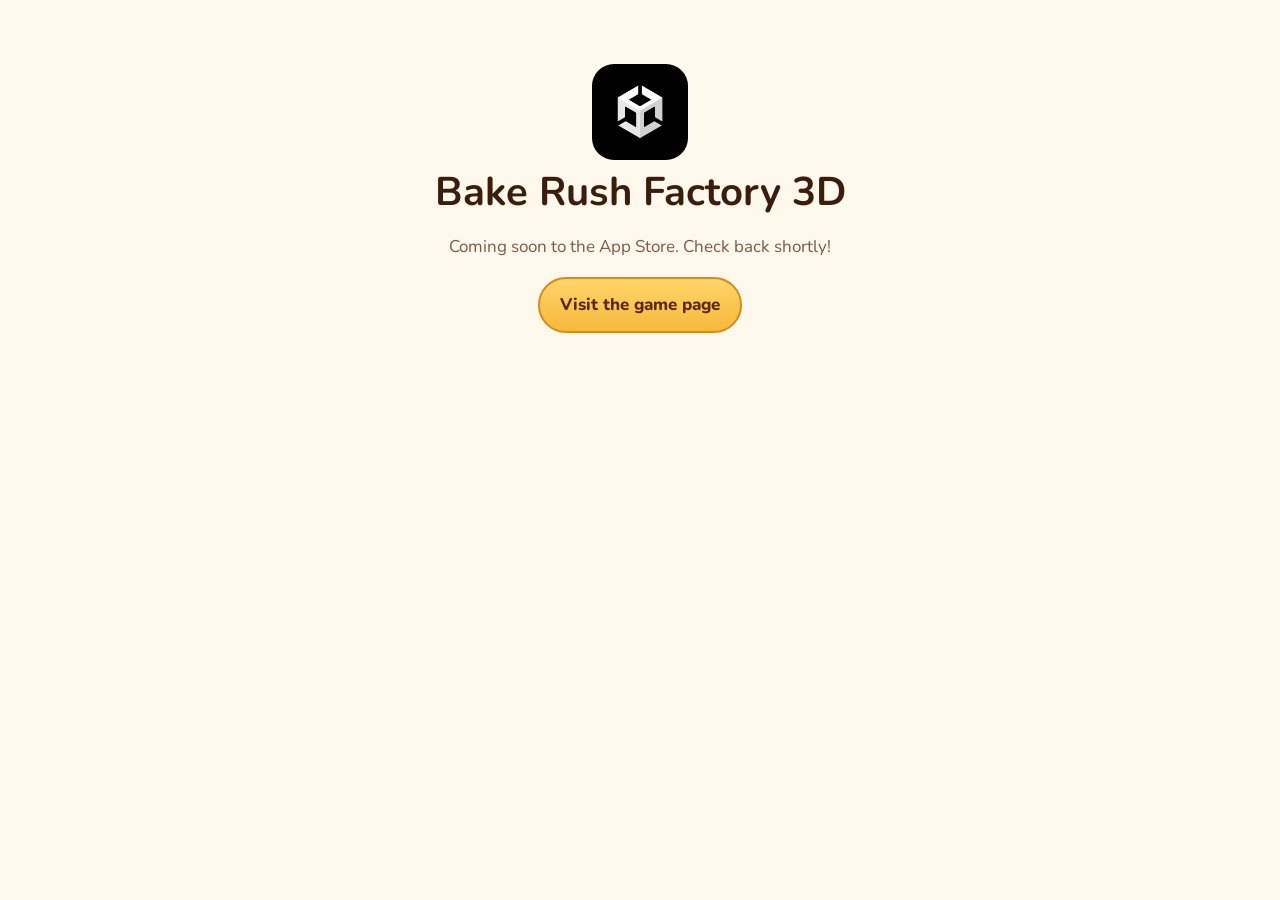
<file: download/index.html>
<!doctype html>
<html lang="en">
<head>
<meta charset="utf-8">
<meta name="viewport" content="width=device-width, initial-scale=1">
<title>Get Bake Rush Factory 3D</title>
<meta name="description" content="Download Bake Rush Factory 3D on the App Store.">
<link rel="icon" href="../assets/app-icon.png">
<link rel="apple-touch-icon" href="../assets/app-icon.png">
<link rel="preconnect" href="https://fonts.googleapis.com">
<link href="https://fonts.googleapis.com/css2?family=Nunito:wght@400;700;800&display=swap" rel="stylesheet">
<link rel="stylesheet" href="../assets/site.css">
<script src="../assets/store.js"></script>
<script>if (window.APP_STORE_URL) location.replace(window.APP_STORE_URL);</script>
</head>
<body>
<main class="wrap" style="text-align:center;padding-top:64px">
  <img src="../assets/app-icon.png" alt="Bake Rush Factory 3D app icon" width="96" height="96" style="border-radius:22px">
  <h1>Bake Rush Factory 3D</h1>
  <p id="status" class="muted">Opening the App Store…</p>
  <p><a class="button" id="go" href="../">Visit the game page</a></p>
</main>
<script>
  if (!window.APP_STORE_URL) {
    document.getElementById("status").textContent = "Coming soon to the App Store. Check back shortly!";
  } else {
    document.getElementById("go").href = window.APP_STORE_URL;
    document.getElementById("go").textContent = "Open in the App Store";
  }
</script>
</body>
</html>
</file>
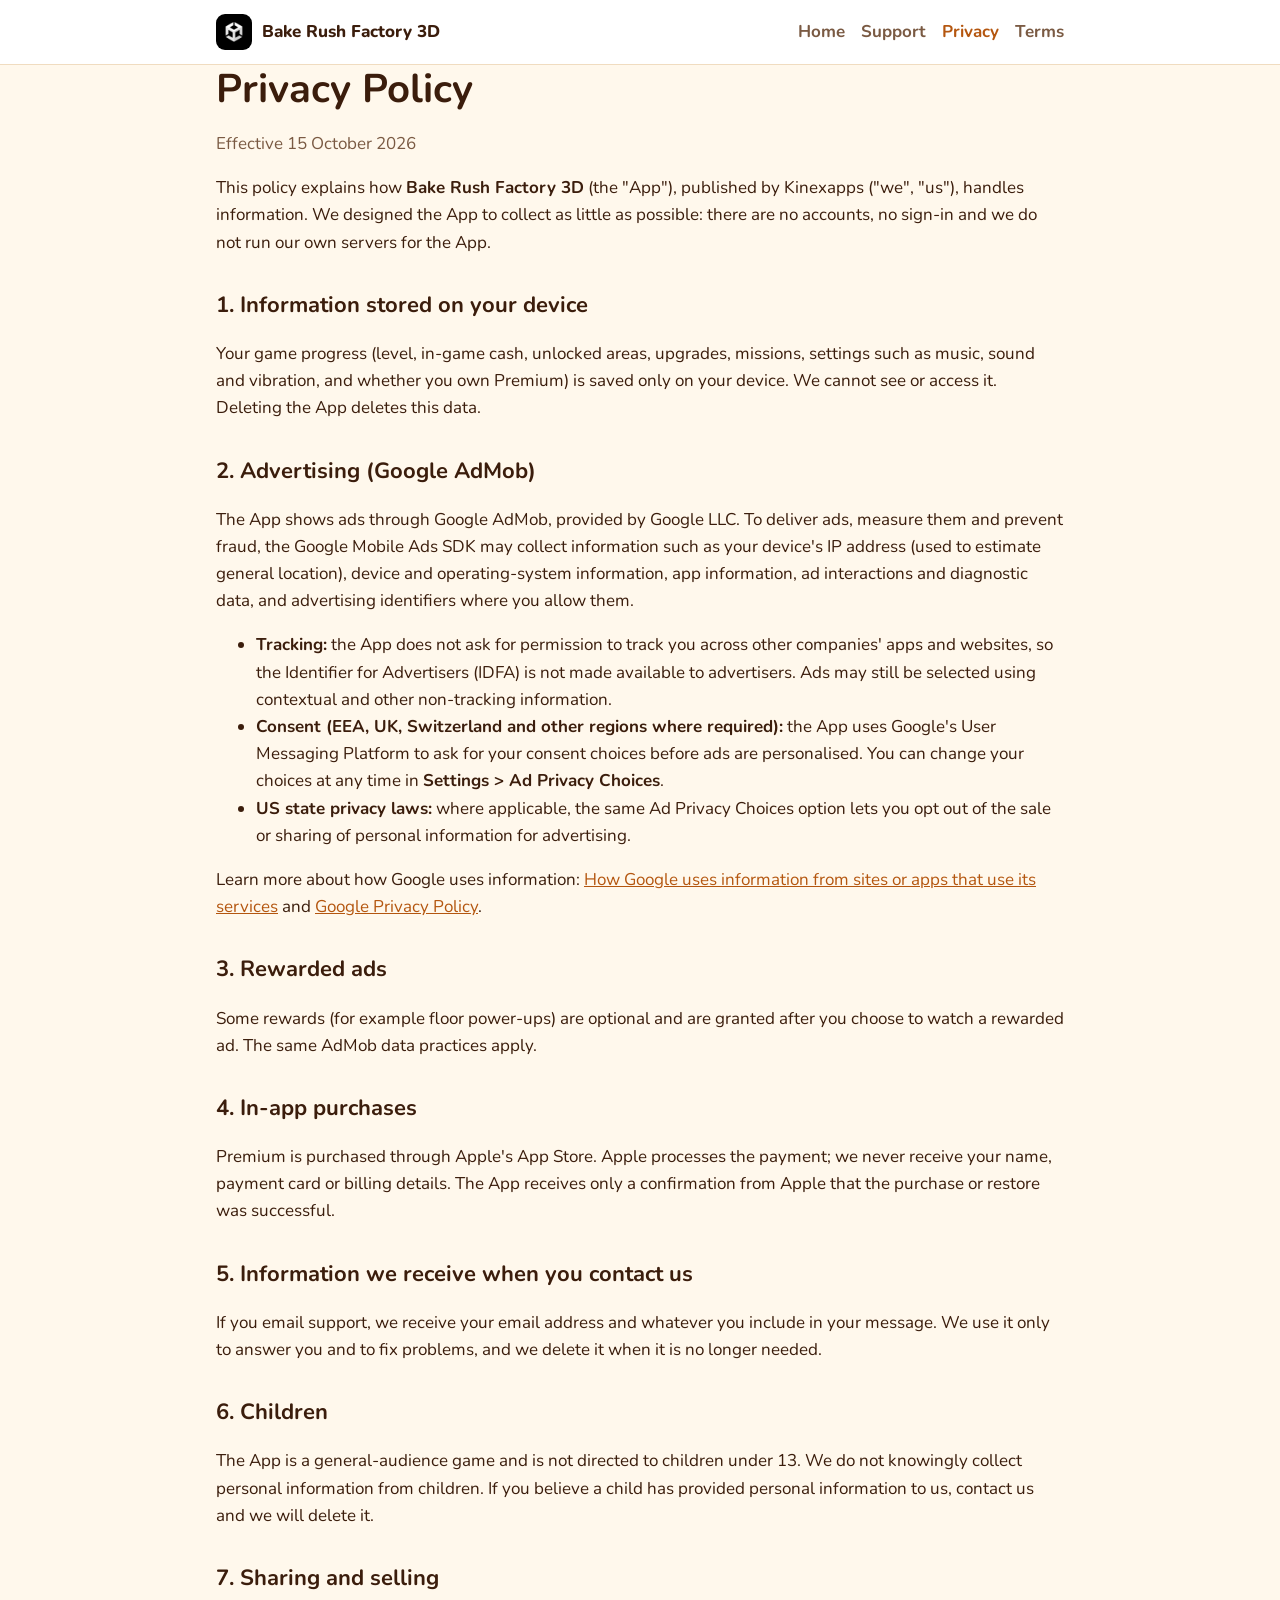
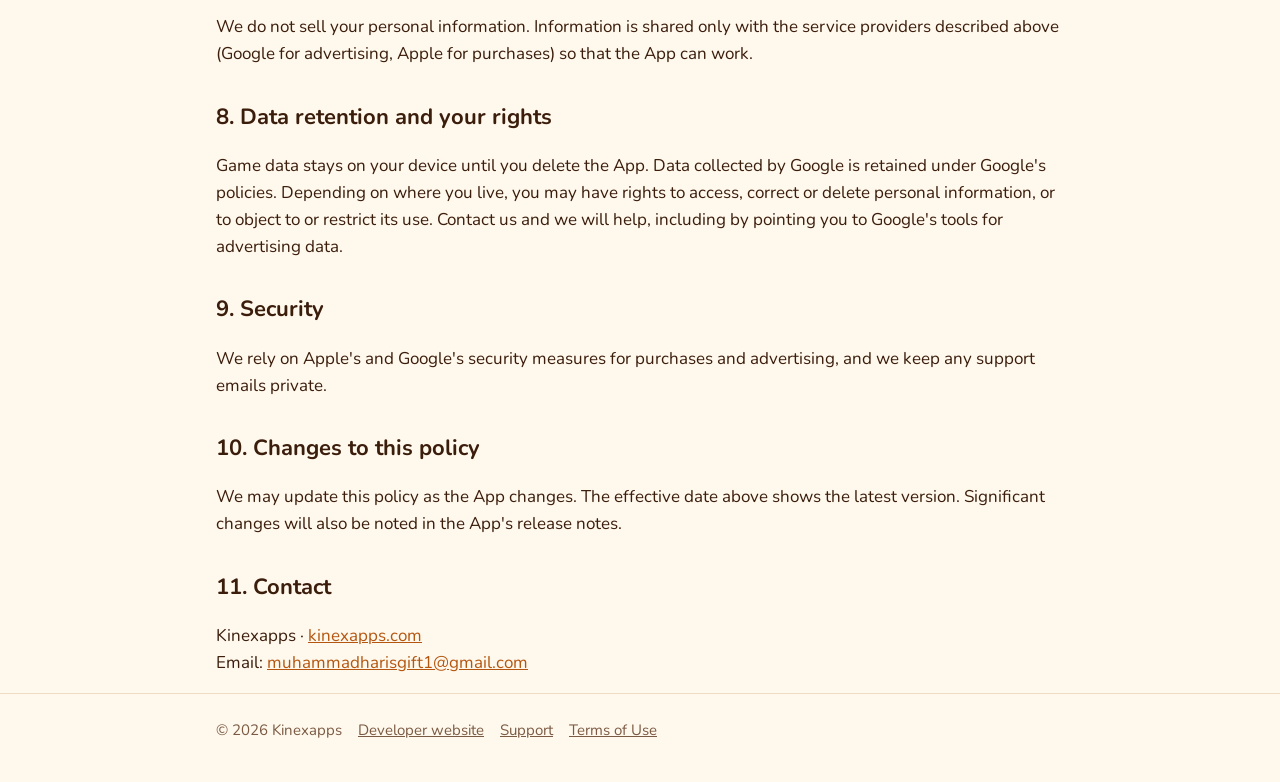
<file: privacy/index.html>
<!doctype html>
<html lang="en">
<head>
<meta charset="utf-8">
<meta name="viewport" content="width=device-width, initial-scale=1">
<title>Bake Rush Privacy Policy</title>
<meta name="description" content="How Bake Rush Factory 3D handles your data, including advertising, in-app purchases and consent.">
<link rel="icon" href="../assets/app-icon.png">
<link rel="preconnect" href="https://fonts.googleapis.com">
<link href="https://fonts.googleapis.com/css2?family=Nunito:wght@400;700;800&display=swap" rel="stylesheet">
<link rel="stylesheet" href="../assets/site.css">
</head>
<body>
<header class="site"><div class="wrap">
  <a class="brand" href="../"><img src="../assets/app-icon.png" alt="">Bake Rush Factory 3D</a>
  <nav><a href="../">Home</a><a href="../support/">Support</a><a href="./" aria-current="page">Privacy</a><a href="../terms/">Terms</a></nav>
</div></header>

<main class="wrap">
  <h1>Privacy Policy</h1>
  <p class="muted">Effective 15 October 2026</p>

  <p>This policy explains how <strong>Bake Rush Factory 3D</strong> (the "App"), published by Kinexapps ("we", "us"), handles information. We designed the App to collect as little as possible: there are no accounts, no sign-in and we do not run our own servers for the App.</p>

  <h2>1. Information stored on your device</h2>
  <p>Your game progress (level, in-game cash, unlocked areas, upgrades, missions, settings such as music, sound and vibration, and whether you own Premium) is saved only on your device. We cannot see or access it. Deleting the App deletes this data.</p>

  <h2>2. Advertising (Google AdMob)</h2>
  <p>The App shows ads through Google AdMob, provided by Google LLC. To deliver ads, measure them and prevent fraud, the Google Mobile Ads SDK may collect information such as your device's IP address (used to estimate general location), device and operating-system information, app information, ad interactions and diagnostic data, and advertising identifiers where you allow them.</p>
  <ul>
    <li><strong>Tracking:</strong> the App does not ask for permission to track you across other companies' apps and websites, so the Identifier for Advertisers (IDFA) is not made available to advertisers. Ads may still be selected using contextual and other non-tracking information.</li>
    <li><strong>Consent (EEA, UK, Switzerland and other regions where required):</strong> the App uses Google's User Messaging Platform to ask for your consent choices before ads are personalised. You can change your choices at any time in <strong>Settings &gt; Ad Privacy Choices</strong>.</li>
    <li><strong>US state privacy laws:</strong> where applicable, the same Ad Privacy Choices option lets you opt out of the sale or sharing of personal information for advertising.</li>
  </ul>
  <p>Learn more about how Google uses information: <a href="https://policies.google.com/technologies/partner-sites">How Google uses information from sites or apps that use its services</a> and <a href="https://policies.google.com/privacy">Google Privacy Policy</a>.</p>

  <h2>3. Rewarded ads</h2>
  <p>Some rewards (for example floor power-ups) are optional and are granted after you choose to watch a rewarded ad. The same AdMob data practices apply.</p>

  <h2>4. In-app purchases</h2>
  <p>Premium is purchased through Apple's App Store. Apple processes the payment; we never receive your name, payment card or billing details. The App receives only a confirmation from Apple that the purchase or restore was successful.</p>

  <h2>5. Information we receive when you contact us</h2>
  <p>If you email support, we receive your email address and whatever you include in your message. We use it only to answer you and to fix problems, and we delete it when it is no longer needed.</p>

  <h2>6. Children</h2>
  <p>The App is a general-audience game and is not directed to children under 13. We do not knowingly collect personal information from children. If you believe a child has provided personal information to us, contact us and we will delete it.</p>

  <h2>7. Sharing and selling</h2>
  <p>We do not sell your personal information. Information is shared only with the service providers described above (Google for advertising, Apple for purchases) so that the App can work.</p>

  <h2>8. Data retention and your rights</h2>
  <p>Game data stays on your device until you delete the App. Data collected by Google is retained under Google's policies. Depending on where you live, you may have rights to access, correct or delete personal information, or to object to or restrict its use. Contact us and we will help, including by pointing you to Google's tools for advertising data.</p>

  <h2>9. Security</h2>
  <p>We rely on Apple's and Google's security measures for purchases and advertising, and we keep any support emails private.</p>

  <h2>10. Changes to this policy</h2>
  <p>We may update this policy as the App changes. The effective date above shows the latest version. Significant changes will also be noted in the App's release notes.</p>

  <h2>11. Contact</h2>
  <p>Kinexapps · <a href="https://kinexapps.com/">kinexapps.com</a><br>Email: <a href="mailto:muhammadharisgift1@gmail.com">muhammadharisgift1@gmail.com</a></p>
</main>

<footer class="site"><div class="wrap">
  <span>© 2026 Kinexapps</span>
  <a href="https://kinexapps.com/">Developer website</a>
  <a href="../support/">Support</a>
  <a href="../terms/">Terms of Use</a>
</div></footer>
</body>
</html>
</file>
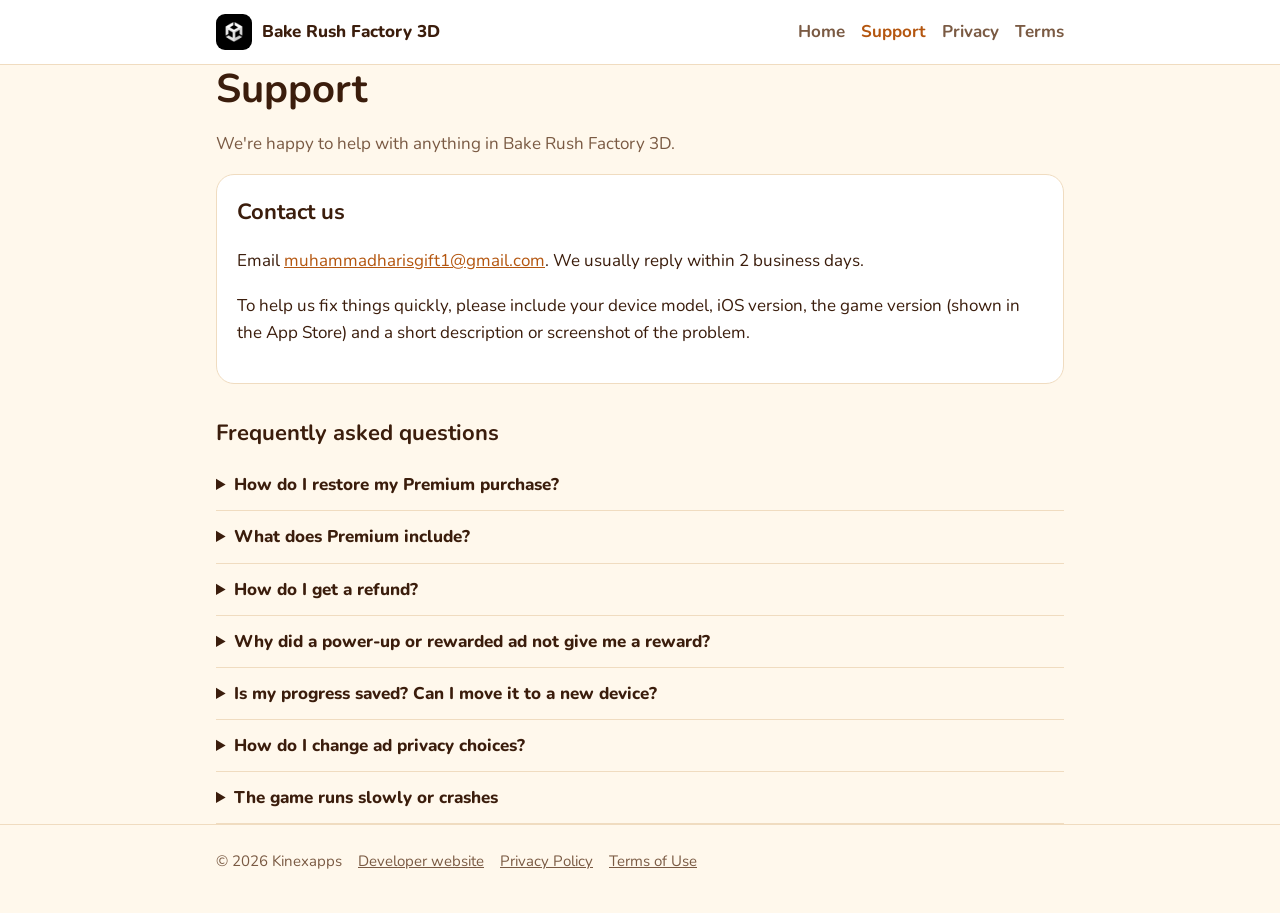
<file: support/index.html>
<!doctype html>
<html lang="en">
<head>
<meta charset="utf-8">
<meta name="viewport" content="width=device-width, initial-scale=1">
<title>Bake Rush Support</title>
<meta name="description" content="Help and contact for Bake Rush Factory 3D: purchases, ads, game progress and bug reports.">
<link rel="icon" href="../assets/app-icon.png">
<link rel="preconnect" href="https://fonts.googleapis.com">
<link href="https://fonts.googleapis.com/css2?family=Nunito:wght@400;700;800&display=swap" rel="stylesheet">
<link rel="stylesheet" href="../assets/site.css">
</head>
<body>
<header class="site"><div class="wrap">
  <a class="brand" href="../"><img src="../assets/app-icon.png" alt="">Bake Rush Factory 3D</a>
  <nav><a href="../">Home</a><a href="./" aria-current="page">Support</a><a href="../privacy/">Privacy</a><a href="../terms/">Terms</a></nav>
</div></header>

<main class="wrap">
  <h1>Support</h1>
  <p class="muted">We're happy to help with anything in Bake Rush Factory 3D.</p>

  <div class="card">
    <h2 style="margin-top:0">Contact us</h2>
    <p>Email <a href="mailto:muhammadharisgift1@gmail.com?subject=Bake%20Rush%20Factory%203D%20support">muhammadharisgift1@gmail.com</a>. We usually reply within 2 business days.</p>
    <p>To help us fix things quickly, please include your device model, iOS version, the game version (shown in the App Store) and a short description or screenshot of the problem.</p>
  </div>

  <h2>Frequently asked questions</h2>
  <details>
    <summary>How do I restore my Premium purchase?</summary>
    <p>Open the game, tap the <strong>Settings</strong> (gear) button and tap <strong>Restore Purchases</strong>. You can also tap Restore Purchases in the Go Premium window. Make sure you are signed in with the same Apple Account you used to buy Premium.</p>
  </details>
  <details>
    <summary>What does Premium include?</summary>
    <p>Premium is a one-time purchase that removes forced advertisements (banner, interstitial and app-open ads). Optional rewarded ads that you choose to watch for in-game bonuses stay available.</p>
  </details>
  <details>
    <summary>How do I get a refund?</summary>
    <p>Purchases are processed by Apple. You can request a refund at <a href="https://reportaproblem.apple.com/">reportaproblem.apple.com</a>.</p>
  </details>
  <details>
    <summary>Why did a power-up or rewarded ad not give me a reward?</summary>
    <p>Rewards are granted only after a rewarded ad has been watched to the end. If the ad was closed early or could not load, no reward is given; step on the power-up again to retry. If you watched a full ad and did not receive the reward, email us with the time it happened.</p>
  </details>
  <details>
    <summary>Is my progress saved? Can I move it to a new device?</summary>
    <p>Progress is saved automatically on your device. The game has no accounts, so progress is not synced between devices and deleting the app removes it. Premium can always be restored on a new device with Restore Purchases.</p>
  </details>
  <details>
    <summary>How do I change ad privacy choices?</summary>
    <p>Open <strong>Settings</strong> and tap <strong>Ad Privacy Choices</strong> (shown where required by local law). See our <a href="../privacy/">Privacy Policy</a> for details.</p>
  </details>
  <details>
    <summary>The game runs slowly or crashes</summary>
    <p>Close other apps, restart your device and make sure iOS and the game are up to date. If it keeps happening, email us your device model and iOS version.</p>
  </details>
</main>

<footer class="site"><div class="wrap">
  <span>© 2026 Kinexapps</span>
  <a href="https://kinexapps.com/">Developer website</a>
  <a href="../privacy/">Privacy Policy</a>
  <a href="../terms/">Terms of Use</a>
</div></footer>
</body>
</html>
</file>
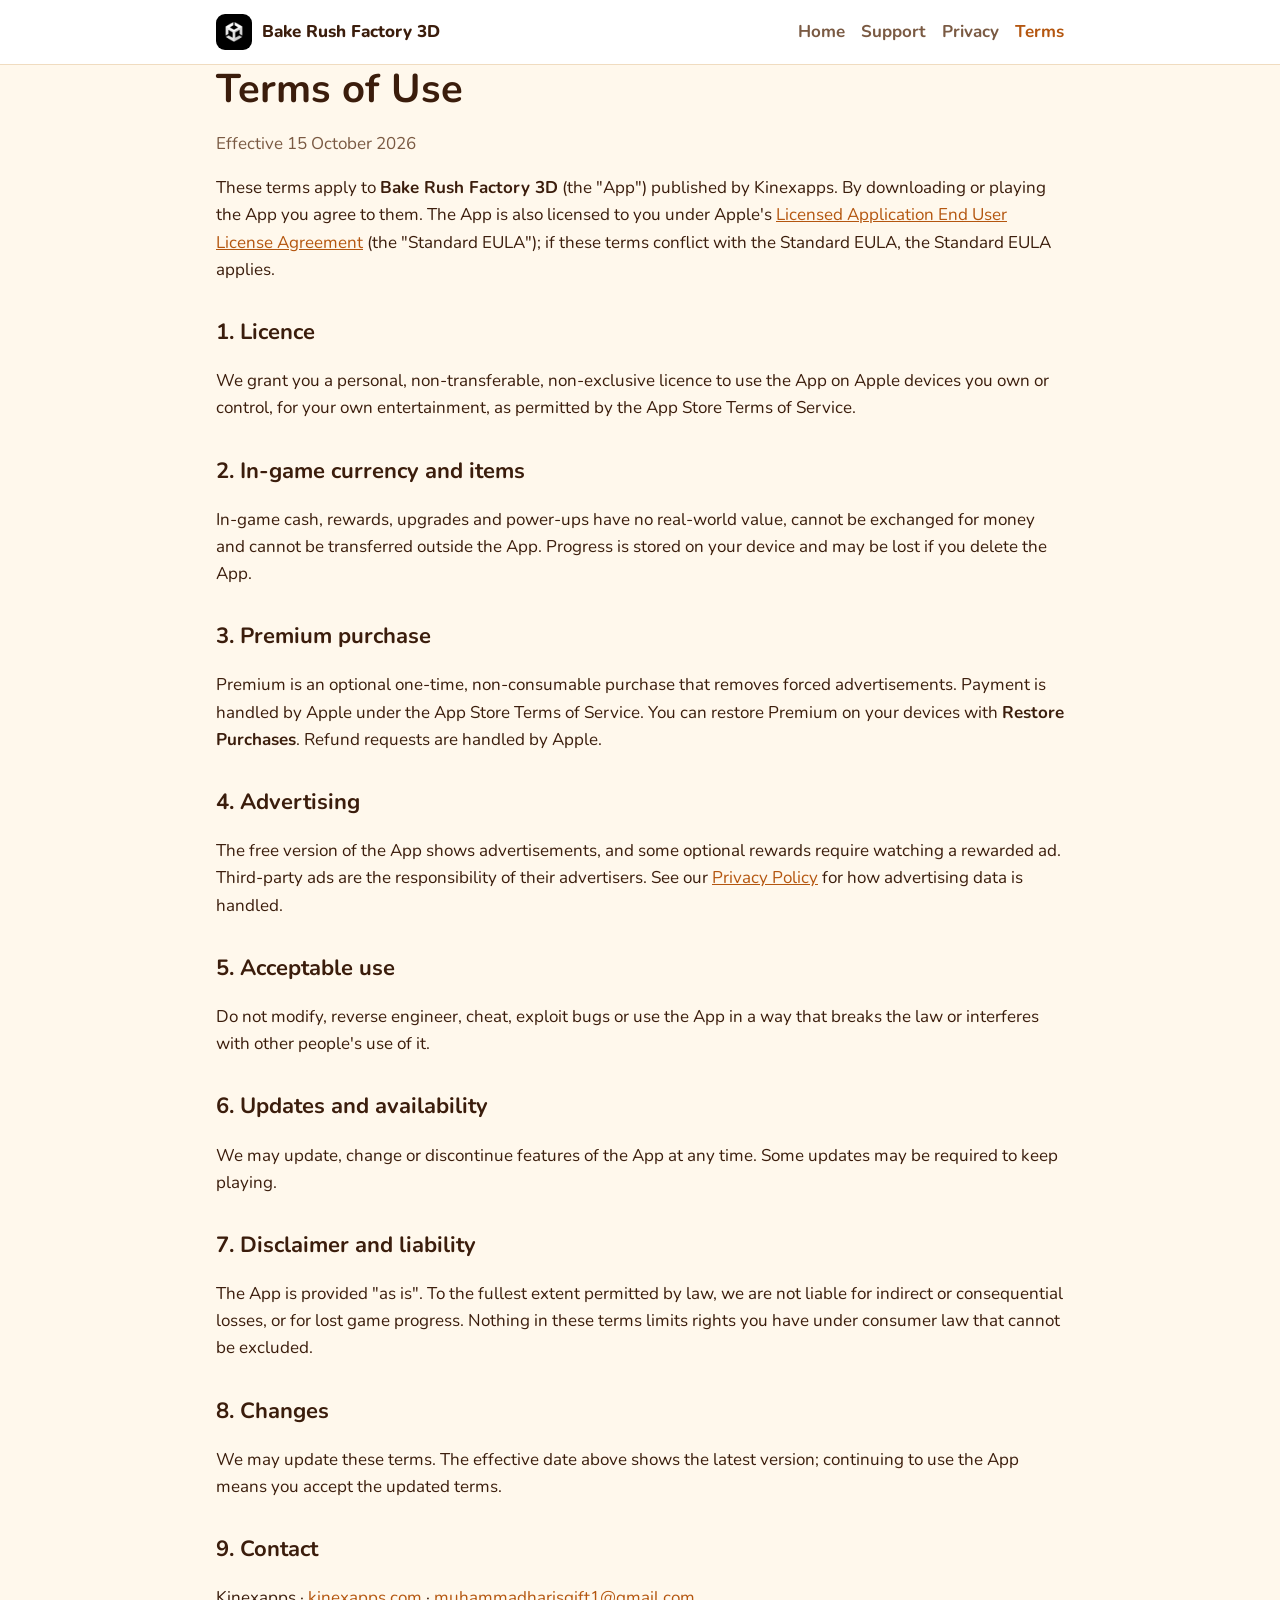
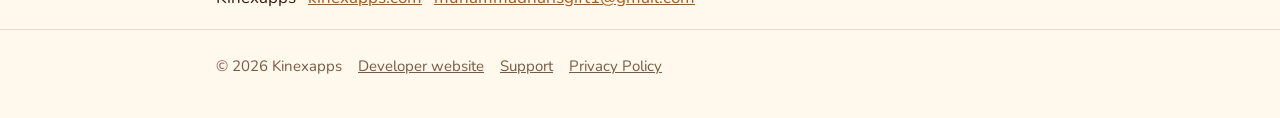
<file: terms/index.html>
<!doctype html>
<html lang="en">
<head>
<meta charset="utf-8">
<meta name="viewport" content="width=device-width, initial-scale=1">
<title>Bake Rush Terms of Use</title>
<meta name="description" content="Terms of Use for Bake Rush Factory 3D.">
<link rel="icon" href="../assets/app-icon.png">
<link rel="preconnect" href="https://fonts.googleapis.com">
<link href="https://fonts.googleapis.com/css2?family=Nunito:wght@400;700;800&display=swap" rel="stylesheet">
<link rel="stylesheet" href="../assets/site.css">
</head>
<body>
<header class="site"><div class="wrap">
  <a class="brand" href="../"><img src="../assets/app-icon.png" alt="">Bake Rush Factory 3D</a>
  <nav><a href="../">Home</a><a href="../support/">Support</a><a href="../privacy/">Privacy</a><a href="./" aria-current="page">Terms</a></nav>
</div></header>

<main class="wrap">
  <h1>Terms of Use</h1>
  <p class="muted">Effective 15 October 2026</p>

  <p>These terms apply to <strong>Bake Rush Factory 3D</strong> (the "App") published by Kinexapps. By downloading or playing the App you agree to them. The App is also licensed to you under Apple's <a href="https://www.apple.com/legal/internet-services/itunes/dev/stdeula/">Licensed Application End User License Agreement</a> (the "Standard EULA"); if these terms conflict with the Standard EULA, the Standard EULA applies.</p>

  <h2>1. Licence</h2>
  <p>We grant you a personal, non-transferable, non-exclusive licence to use the App on Apple devices you own or control, for your own entertainment, as permitted by the App Store Terms of Service.</p>

  <h2>2. In-game currency and items</h2>
  <p>In-game cash, rewards, upgrades and power-ups have no real-world value, cannot be exchanged for money and cannot be transferred outside the App. Progress is stored on your device and may be lost if you delete the App.</p>

  <h2>3. Premium purchase</h2>
  <p>Premium is an optional one-time, non-consumable purchase that removes forced advertisements. Payment is handled by Apple under the App Store Terms of Service. You can restore Premium on your devices with <strong>Restore Purchases</strong>. Refund requests are handled by Apple.</p>

  <h2>4. Advertising</h2>
  <p>The free version of the App shows advertisements, and some optional rewards require watching a rewarded ad. Third-party ads are the responsibility of their advertisers. See our <a href="../privacy/">Privacy Policy</a> for how advertising data is handled.</p>

  <h2>5. Acceptable use</h2>
  <p>Do not modify, reverse engineer, cheat, exploit bugs or use the App in a way that breaks the law or interferes with other people's use of it.</p>

  <h2>6. Updates and availability</h2>
  <p>We may update, change or discontinue features of the App at any time. Some updates may be required to keep playing.</p>

  <h2>7. Disclaimer and liability</h2>
  <p>The App is provided "as is". To the fullest extent permitted by law, we are not liable for indirect or consequential losses, or for lost game progress. Nothing in these terms limits rights you have under consumer law that cannot be excluded.</p>

  <h2>8. Changes</h2>
  <p>We may update these terms. The effective date above shows the latest version; continuing to use the App means you accept the updated terms.</p>

  <h2>9. Contact</h2>
  <p>Kinexapps · <a href="https://kinexapps.com/">kinexapps.com</a> · <a href="mailto:muhammadharisgift1@gmail.com">muhammadharisgift1@gmail.com</a></p>
</main>

<footer class="site"><div class="wrap">
  <span>© 2026 Kinexapps</span>
  <a href="https://kinexapps.com/">Developer website</a>
  <a href="../support/">Support</a>
  <a href="../privacy/">Privacy Policy</a>
</div></footer>
</body>
</html>
</file>
<file: assets/site.css>
:root {
  --bg: #fff8ec;
  --card: #ffffff;
  --ink: #3b1d0c;
  --muted: #7a5a43;
  --gold: #f6b93b;
  --gold-deep: #d98a16;
  --brown: #5a2a10;
  --line: #f0dcc0;
  --link: #b4560f;
}
@media (prefers-color-scheme: dark) {
  :root:not([data-theme="light"]) {
    --bg: #1d140e;
    --card: #2a1d14;
    --ink: #fbeedd;
    --muted: #d5b99c;
    --line: #4a3324;
    --link: #ffc062;
  }
}
:root[data-theme="dark"] {
  --bg: #1d140e;
  --card: #2a1d14;
  --ink: #fbeedd;
  --muted: #d5b99c;
  --line: #4a3324;
  --link: #ffc062;
}
* { box-sizing: border-box; }
html { -webkit-text-size-adjust: 100%; }
body {
  margin: 0;
  background: var(--bg);
  color: var(--ink);
  font: 17px/1.6 "Nunito", -apple-system, BlinkMacSystemFont, "Segoe UI", Roboto, sans-serif;
}
a { color: var(--link); }
.wrap { max-width: 880px; margin: 0 auto; padding: 0 16px; }
header.site {
  border-bottom: 1px solid var(--line);
  background: var(--card);
}
header.site .wrap { display: flex; align-items: center; gap: 12px; min-height: 64px; flex-wrap: wrap; }
header.site .brand { display: flex; align-items: center; gap: 10px; text-decoration: none; color: var(--ink); font-weight: 800; }
header.site .brand img { width: 36px; height: 36px; border-radius: 9px; }
header.site nav { margin-left: auto; display: flex; gap: 16px; flex-wrap: wrap; }
header.site nav a { text-decoration: none; font-weight: 700; color: var(--muted); }
header.site nav a[aria-current="page"], header.site nav a:hover { color: var(--link); }
main { padding: 32px 0 48px; }
h1 { font-size: 34px; line-height: 1.2; margin: 0 0 8px; }
h2 { font-size: 22px; margin: 32px 0 8px; }
h3 { font-size: 18px; margin: 20px 0 4px; }
p, li { color: var(--ink); }
.muted { color: var(--muted); }
.card { background: var(--card); border: 1px solid var(--line); border-radius: 18px; padding: 20px; }
.hero { display: grid; grid-template-columns: 1fr; gap: 24px; align-items: center; }
.hero img.banner { width: 100%; border-radius: 18px; display: block; }
.hero .title { display: flex; gap: 16px; align-items: center; }
.hero .title img { width: 84px; height: 84px; border-radius: 20px; box-shadow: 0 6px 18px rgba(90, 42, 16, .25); }
.get { display: flex; gap: 24px; align-items: center; flex-wrap: wrap; }
.get .qr { width: 168px; height: 168px; background: #fff; border-radius: 14px; padding: 8px; border: 1px solid var(--line); }
.badge img { height: 54px; display: block; }
.features { display: grid; grid-template-columns: repeat(auto-fit, minmax(220px, 1fr)); gap: 14px; margin-top: 16px; }
.features .card h3 { margin-top: 0; }
.button {
  display: inline-block; padding: 12px 20px; border-radius: 999px; font-weight: 800; text-decoration: none;
  background: linear-gradient(#ffd56b, var(--gold)); color: var(--brown); border: 2px solid var(--gold-deep);
}
footer.site { border-top: 1px solid var(--line); padding: 24px 0 40px; font-size: 15px; color: var(--muted); }
footer.site .wrap { display: flex; gap: 16px; flex-wrap: wrap; }
footer.site a { color: var(--muted); }
details { border-bottom: 1px solid var(--line); padding: 12px 0; }
summary { font-weight: 800; cursor: pointer; }
@media (min-width: 720px) {
  .hero { grid-template-columns: 1.05fr 1fr; }
  h1 { font-size: 40px; }
}
</file>
